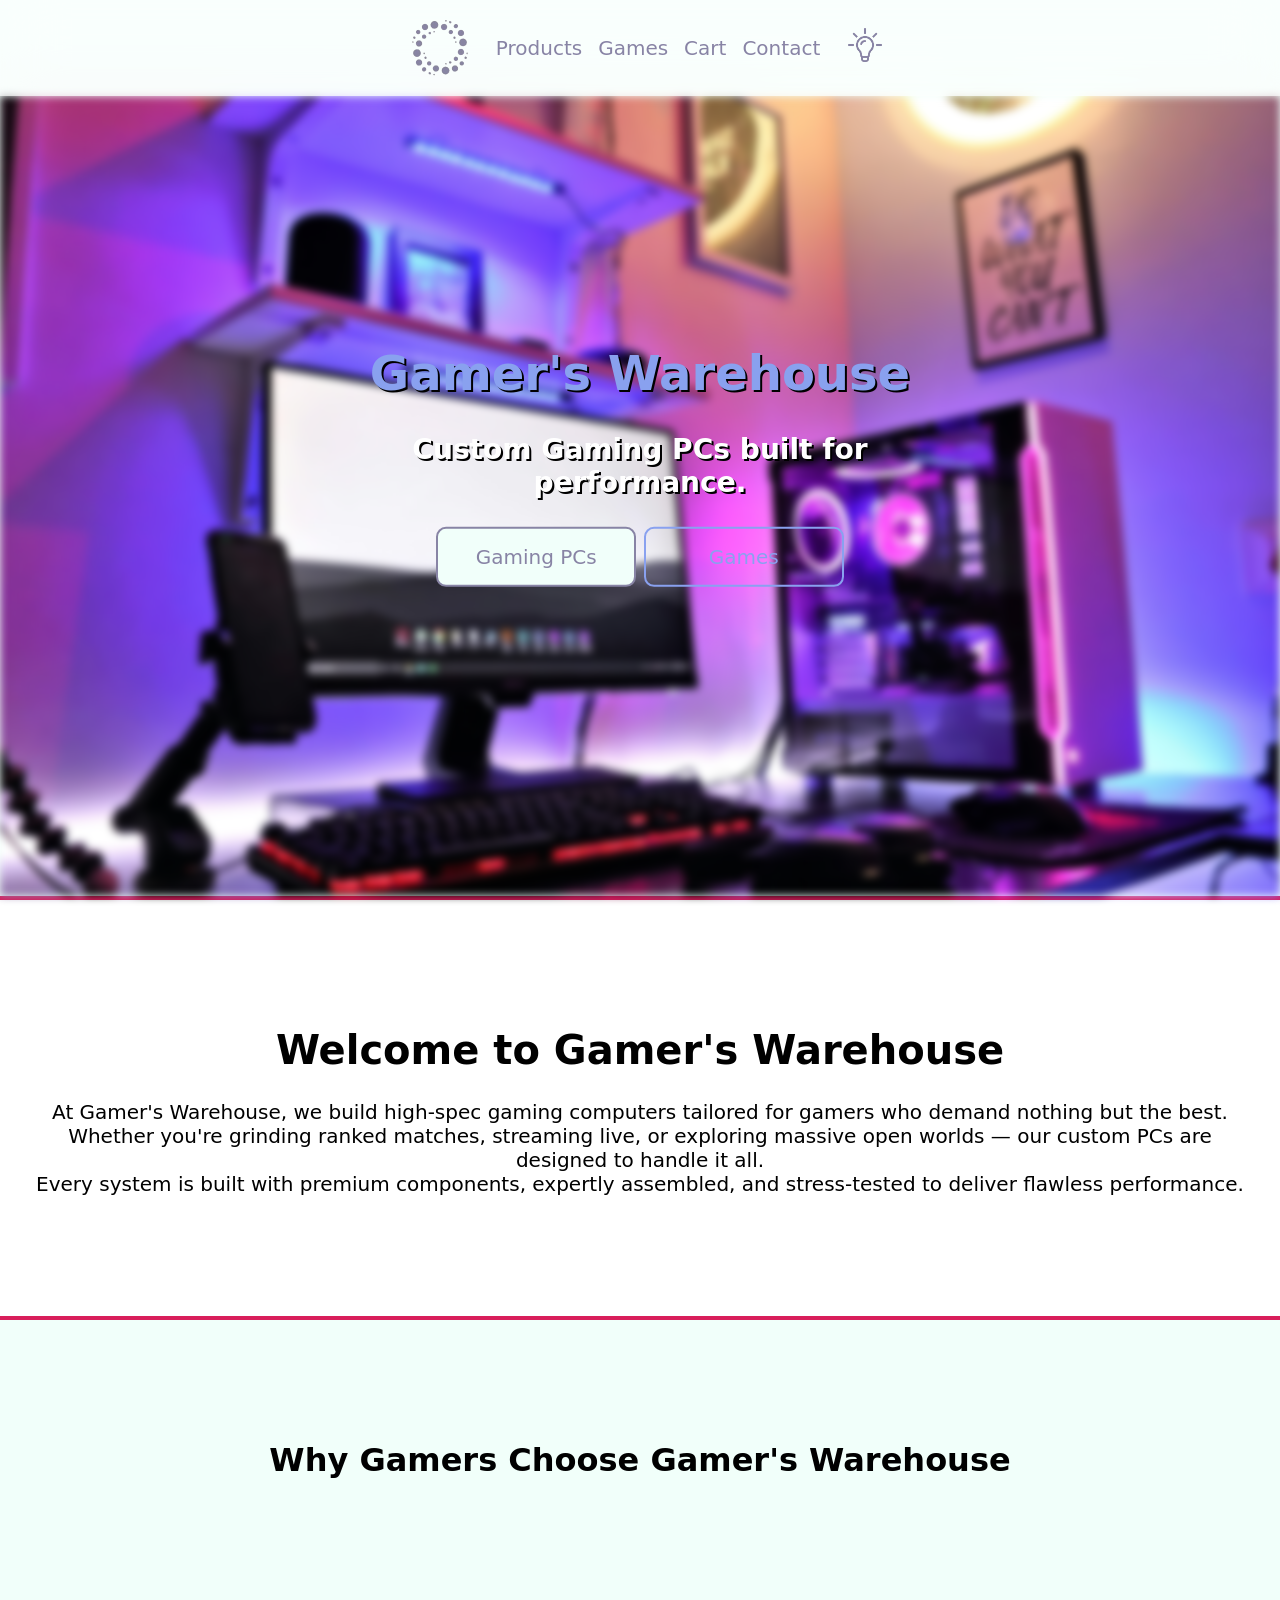
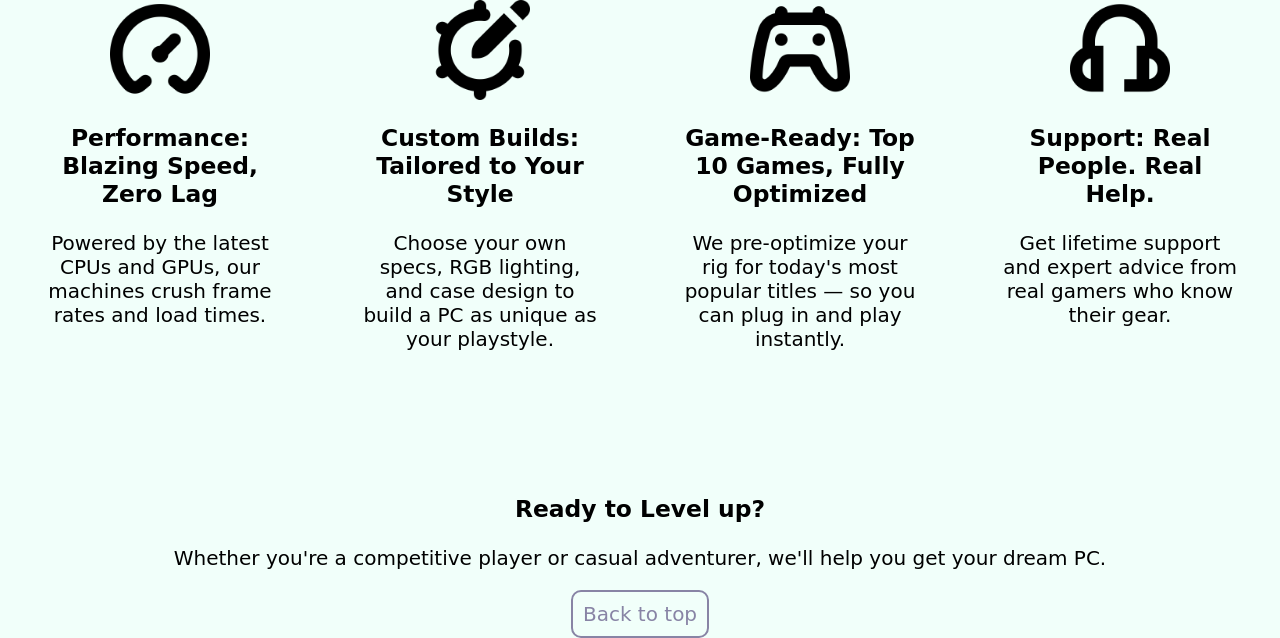
<file: index.html>
<!DOCTYPE html>
<html lang="en">
<head>
    <link rel="stylesheet" href="styles.css">
    <meta charset="UTF-8">
    <meta name="viewport" content="width=device-width, initial-scale=1.0">
    <title>Gamer's Warehouse</title>
</head>
<body>
    <div id="top"></div>
    <div id="header">
        <script src="main.js"></script>
        <a class="home" href="index.html" onmouseover="homeHoverOn()" onmouseout="homeHoverOff()">
            <img id="homeIcon" src="logo bg removed.png" alt="Home Logo" />
        </a>
        <a href="Products.html">Products</a>
        <a href="Games.html">Games</a>
        <a href="Cart.html">Cart</a>
        <a href="Contact.html">Contact</a>
        <button id="dmbtn" onmouseover="hoverOn()" onmouseout="hoverOff()" onclick="darkmode()">
            <img id="lightIcon" src="purple_light-removebg-preview.png">
        </button>
    </div>
    <div id="hero-image"></div>
    <div id="hero-text">
        <h1>Gamer's Warehouse</h1>
        <h3 id="subhead">Custom Gaming PCs built for performance.</h3>
        <a href="Products.html"><button id="pcbtn">Gaming PCs</button></a>
        <a href="Games.html"><button id="gamesbtn">Games</button></a>
    </div>
    <div id="intro">
        <h1>Welcome to Gamer's Warehouse</h1>
        <p>At Gamer's Warehouse, we build high-spec gaming computers tailored for gamers who demand nothing but the best. Whether you're grinding ranked matches, streaming live, or exploring massive open worlds — our custom PCs are designed to handle it all.<br>Every system is built with premium components, expertly assembled, and stress-tested to deliver flawless performance.</p>
    </div>
    <div id="features">
        <H1>Why Gamers Choose Gamer's Warehouse</H1>
    </div>
    <div id="efeatures">
        <div><img src="tachometer-fast.png" alt="" class="performance"><h3>Performance: Blazing Speed, Zero Lag</h3>
        <p>Powered by the latest CPUs and GPUs, our machines crush frame rates and load times.</p></div>
        <div><img src="customize.png" alt="" class="custom"><h3>Custom Builds: Tailored to Your Style</h3>
        <p>Choose your own specs, RGB lighting, and case design to build a PC as unique as your playstyle.</p></div>
        <div><img src="console-controller.png" alt="" class="game"><h3>Game-Ready: Top 10 Games, Fully Optimized</h3>
        <P>We pre-optimize your rig for today's most popular titles — so you can plug in and play instantly.</P></div>
        <div><img src="headset.png" alt=""class="support"><H3>Support: Real People. Real Help.</H3>
        <p>Get lifetime support and expert advice from real gamers who know their gear.</p></div>
    </div>
    <div id="cat">
        <h3>Ready to Level up?</h3>
        <p>Whether you're a competitive player or casual adventurer, we'll help you get your dream PC.</p>
        <a href="#top">
            <button id="catbtn">Back to top</button>
        </a>
    </div>
</body>
</html>
</file>
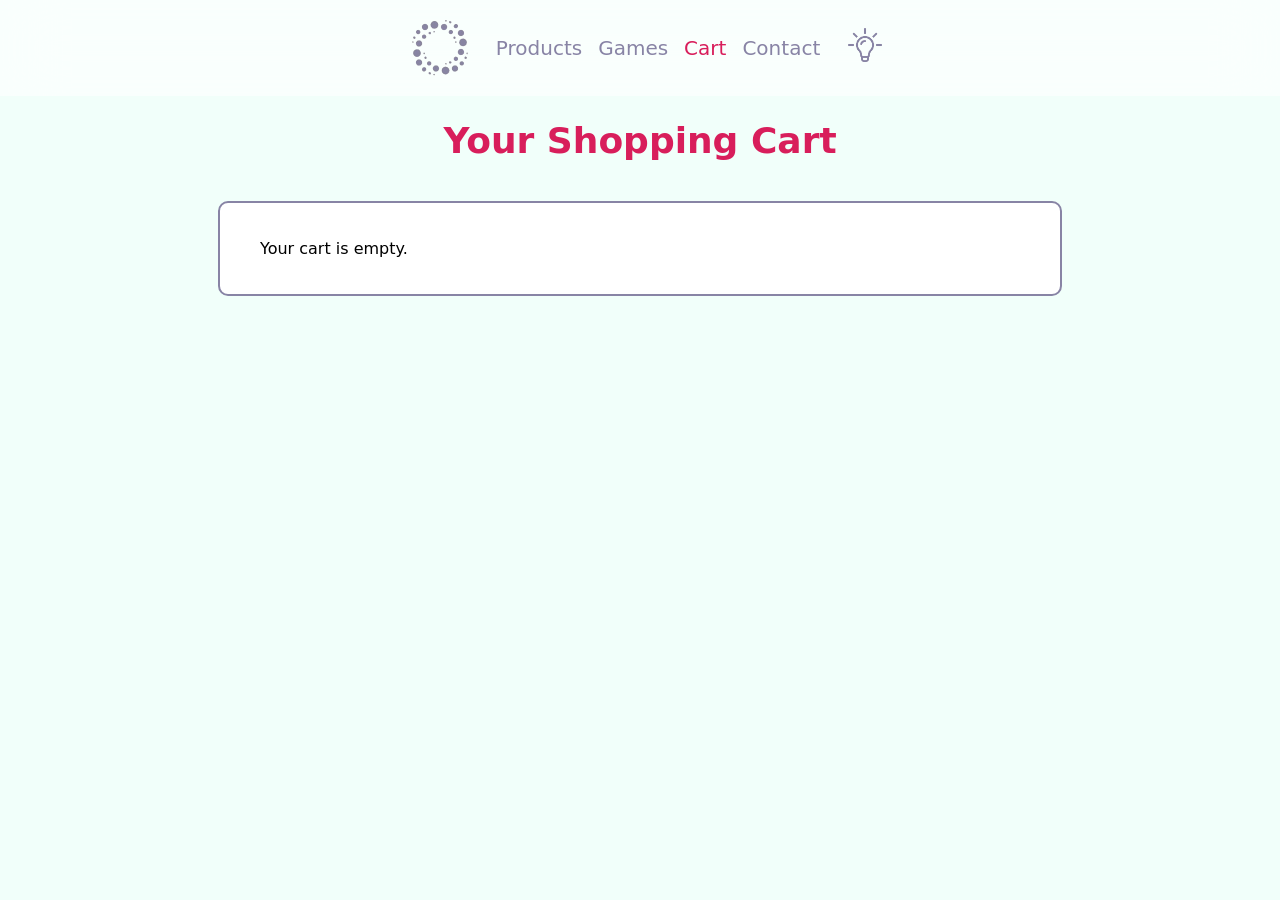
<file: Cart.html>
<!DOCTYPE html>
<html lang="en">
<head>
    <link rel="stylesheet" href="styles.css">
    <meta charset="UTF-8">
    <meta name="viewport" content="width=device-width, initial-scale=1.0">
    <title>Shopping Cart</title>
</head>
<body>
    <div id="header">
        <a class="home" href="index.html" onmouseover="homeHoverOn()" onmouseout="homeHoverOff()">
            <img id="homeIcon" src="logo bg removed.png" alt="Home Logo" />
        </a>
        <a href="Products.html">Products</a>
        <a href="Games.html">Games</a>
        <a href="Cart.html" class="active">Cart</a>
        <a href="Contact.html">Contact</a>
        <button id="dmbtn" onmouseover="hoverOn()" onmouseout="hoverOff()" onclick="darkmode()">
            <img id="lightIcon" src="purple_light-removebg-preview.png">
        </button>
    </div>
    <h1 class="fade-in" id="pctitle">Your Shopping Cart</h1>
    <div id="cart-container" class="cart-container"></div>
    <script src="main.js"></script>
</body>
</html>
</file>
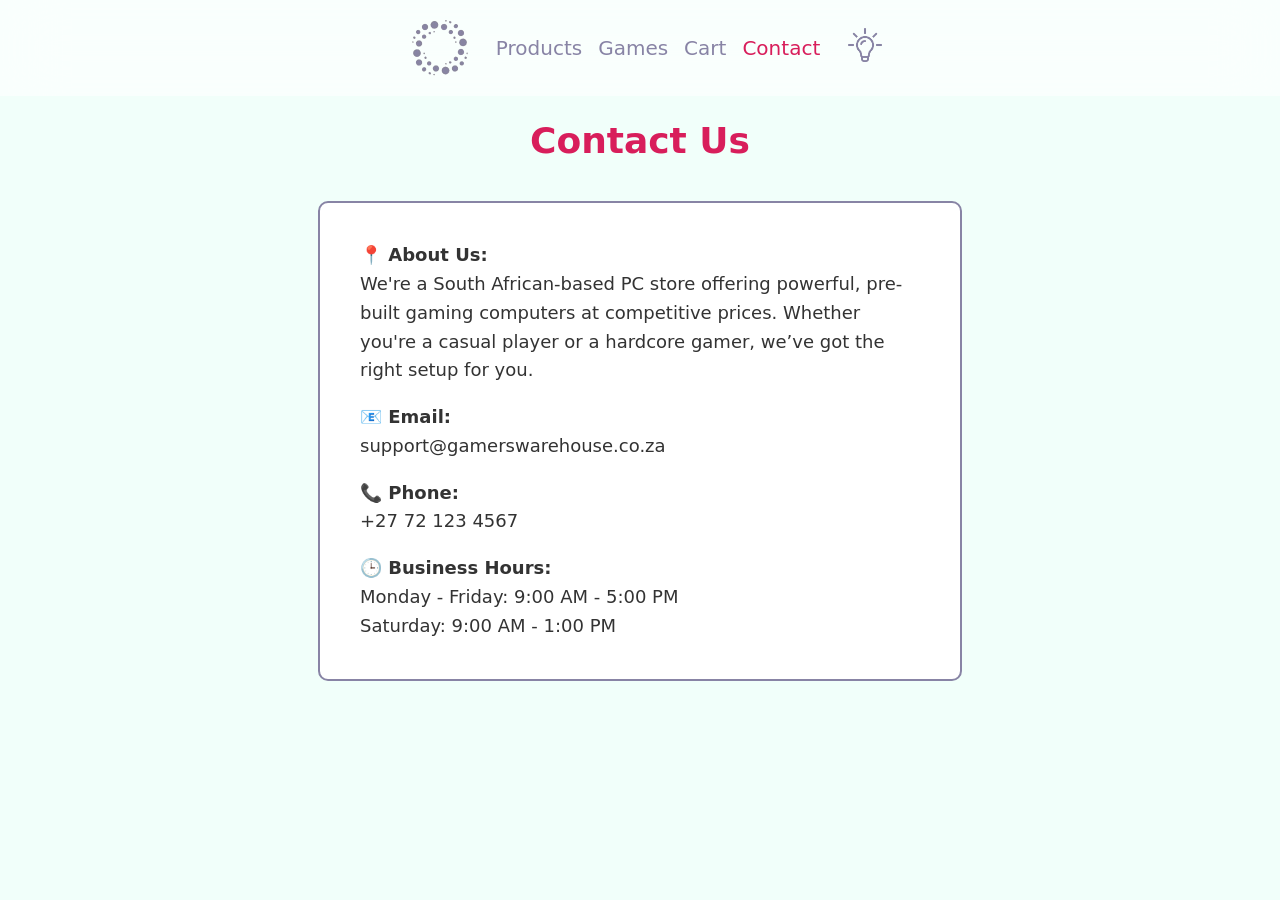
<file: Contact.html>
<!DOCTYPE html>
<html lang="en">
<head>
    <link rel="stylesheet" href="styles.css">
    <meta charset="UTF-8">
    <meta name="viewport" content="width=device-width, initial-scale=1.0">
    <title>Contact Us</title>
</head>
<body>
    <div id="header">
        
        <a class="home" href="index.html" onmouseover="homeHoverOn()" onmouseout="homeHoverOff()">
            <img id="homeIcon" src="logo bg removed.png" alt="Home Logo" />
        </a>
        <a href="Products.html">Products</a>
        <a href="Games.html">Games</a>
        <a href="Cart.html">Cart</a>
        <a href="Contact.html" class="active">Contact</a>
        <button id="dmbtn" onmouseover="hoverOn()" onmouseout="hoverOff()" onclick="darkmode()">
            <img id="lightIcon" src="purple_light-removebg-preview.png">
        </button>
    </div>
    <h1 class="fade-in" id="pctitle">Contact Us</h1>

    <div class="contact-container">
        <p><strong>📍 About Us:</strong><br>
        We're a South African-based PC store offering powerful, pre-built gaming computers at competitive prices. Whether you're a casual player or a hardcore gamer, we’ve got the right setup for you.
        </p>
        <p><strong>📧 Email:</strong><br>
        support@gamerswarehouse.co.za
        </p>
        <p><strong>📞 Phone:</strong><br>
        +27 72 123 4567
        </p>
        <p><strong>🕒 Business Hours:</strong><br>
        Monday - Friday: 9:00 AM - 5:00 PM<br>
        Saturday: 9:00 AM - 1:00 PM
        </p>
    </div>
    <script src="main.js"></script>
</body>
</html>
</file>
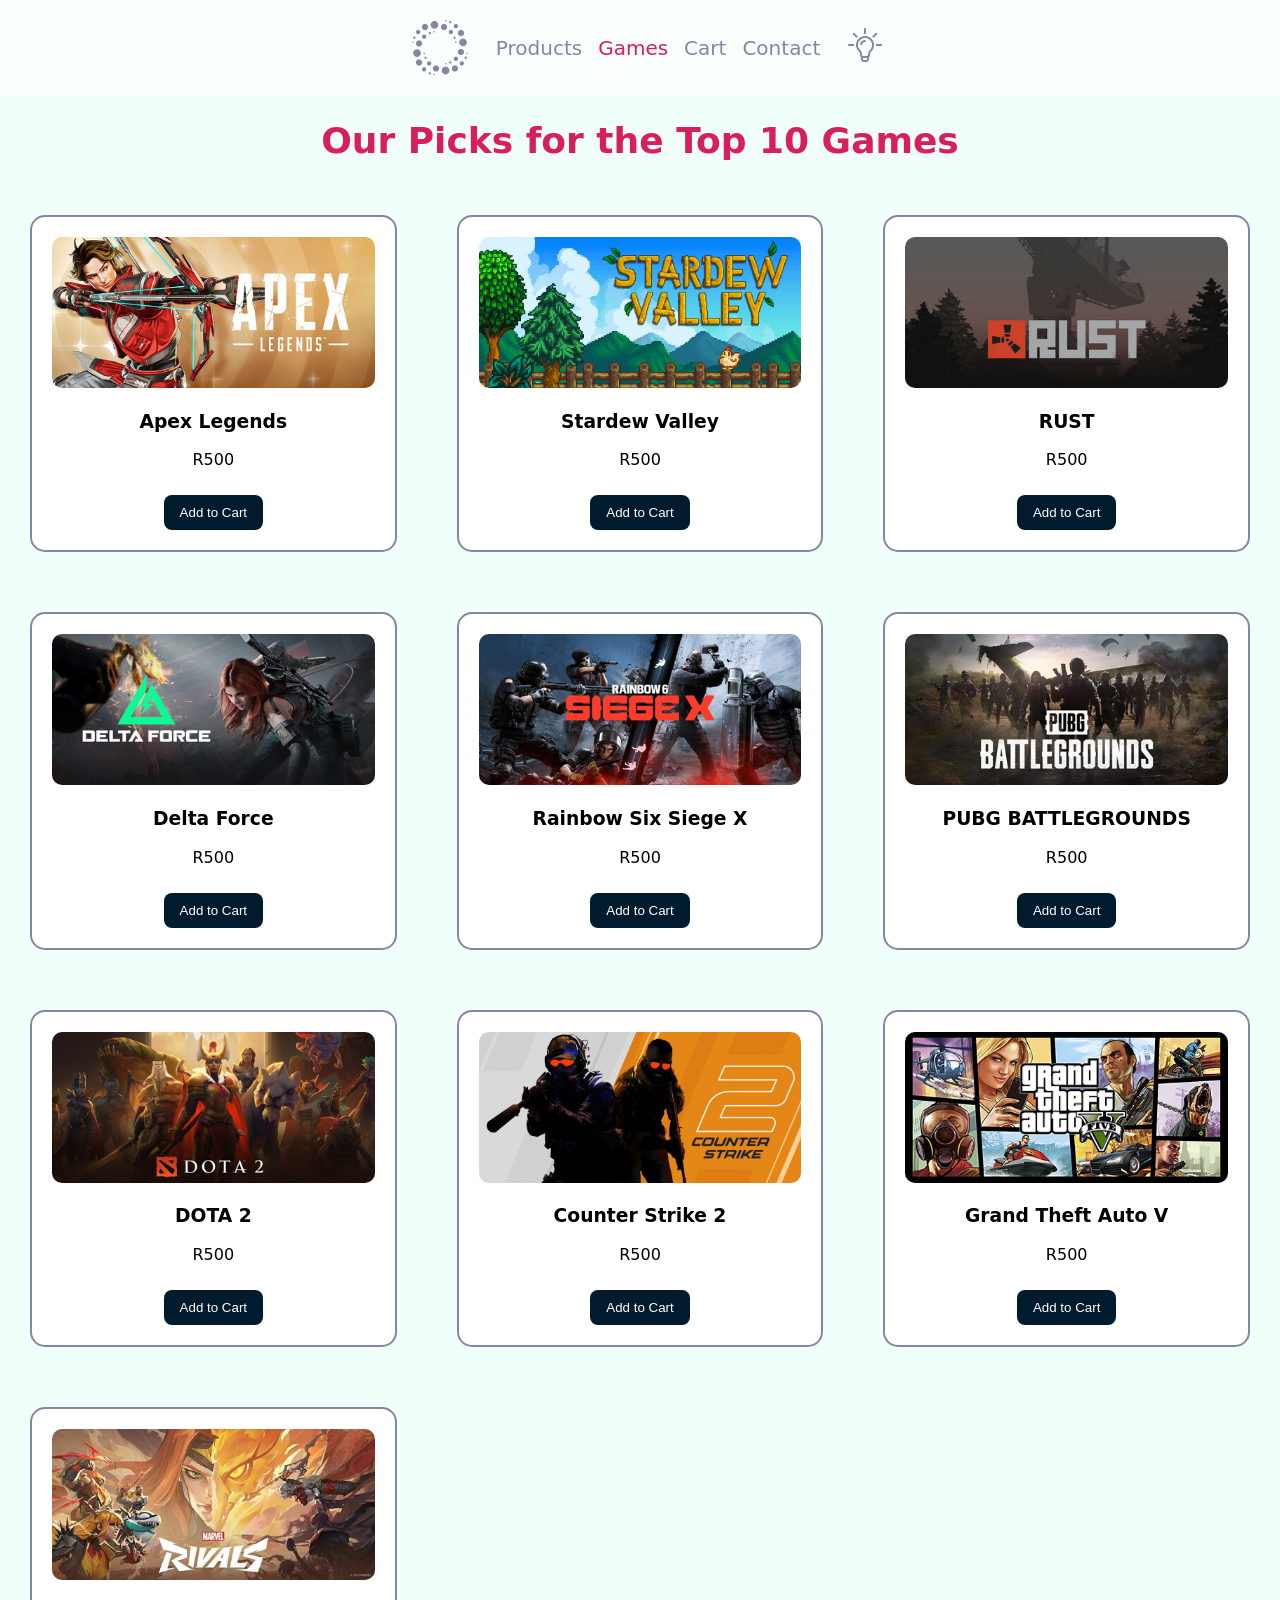
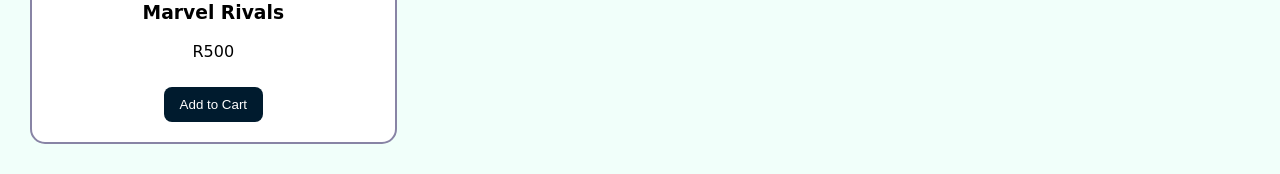
<file: Games.html>
<!DOCTYPE html>
<html lang="en">
<head>
    <link rel="stylesheet" href="styles.css">
    <meta charset="UTF-8">
    <meta name="viewport" content="width=device-width, initial-scale=1.0">
    <title>Games</title>
</head>
<body>
    <div id="header">
        <script src="main.js"></script>
        <a class="home" href="index.html" onmouseover="homeHoverOn()" onmouseout="homeHoverOff()">
            <img id="homeIcon" src="logo bg removed.png" alt="Home Logo" />
        </a>
        <a href="Products.html">Products</a>
        <a href="Games.html" class="active"">Games</a>
        <a href="Cart.html">Cart</a>
        <a href="Contact.html">Contact</a>
        <button id="dmbtn" onmouseover="hoverOn()" onmouseout="hoverOff()" onclick="darkmode()">
            <img id="lightIcon" src="purple_light-removebg-preview.png">
        </button>
    </div>
    <h1 class="fade-in" id="pctitle">Our Picks for the Top 10 Games</h1>
    <div class="products-grid">
        <div class="products">
            <img src="Games (1).jpg">
            <h3>Apex Legends</h3>
            <p class="price">R500</p>
            <button class="add-to-cart" onclick="addToCart('Apex Legends')">Add to Cart</button>
        </div>
        <div class="products">
            <img src="Games (2).jpg">
            <h3>Stardew Valley</h3>
            <p class="price">R500</p>
            <button class="add-to-cart" onclick="addToCart('Stardew Valley')">Add to Cart</button>
        </div>
        <div class="products">
            <img src="Games (3).jpg">
            <h3>RUST</h3>
            <p class="price">R500</p>
            <button class="add-to-cart" onclick="addToCart('RUST')">Add to Cart</button>
        </div>
        <div class="products">
            <img src="Games (4).jpg">
            <h3>Delta Force</h3>
            <p class="price">R500</p>
            <button class="add-to-cart" onclick="addToCart('Apex Legends')">Add to Cart</button>
        </div>
        <div class="products">
            <img src="Games (5).jpg">
            <h3>Rainbow Six Siege X</h3>
            <p class="price">R500</p>
            <button class="add-to-cart" onclick="addToCart('Rainbow Six Siege X')">Add to Cart</button>
        </div>
        <div class="products">
            <img src="Games (6).jpg">
            <h3>PUBG BATTLEGROUNDS</h3>
            <p class="price">R500</p>
            <button class="add-to-cart" onclick="addToCart('PUBG BATTLEGROUNDS')">Add to Cart</button>
        </div>
        <div class="products">
            <img src="Games (7).jpg">
            <h3>DOTA 2</h3>
            <p class="price">R500</p>
            <button class="add-to-cart" onclick="addToCart('DOTA 2')">Add to Cart</button>
        </div>
        <div class="products">
            <img src="Games (8).jpg">
            <h3>Counter Strike 2</h3>
            <p class="price">R500</p>
            <button class="add-to-cart" onclick="addToCart('Counter Strike 2')">Add to Cart</button>
        </div>
        <div class="products">
            <img src="Games (9).jpg">
            <h3>Grand Theft Auto V</h3>
            <p class="price">R500</p>
            <button class="add-to-cart" onclick="addToCart('Grand Theft Auto V')">Add to Cart</button>
        </div>
        <div class="products">
            <img src="Games (10).jpg">
            <h3>Marvel Rivals</h3>
            <p class="price">R500</p>
            <button class="add-to-cart" onclick="addToCart('Marvel Rivals')">Add to Cart</button>
        </div>
</body>
</html>
</file>
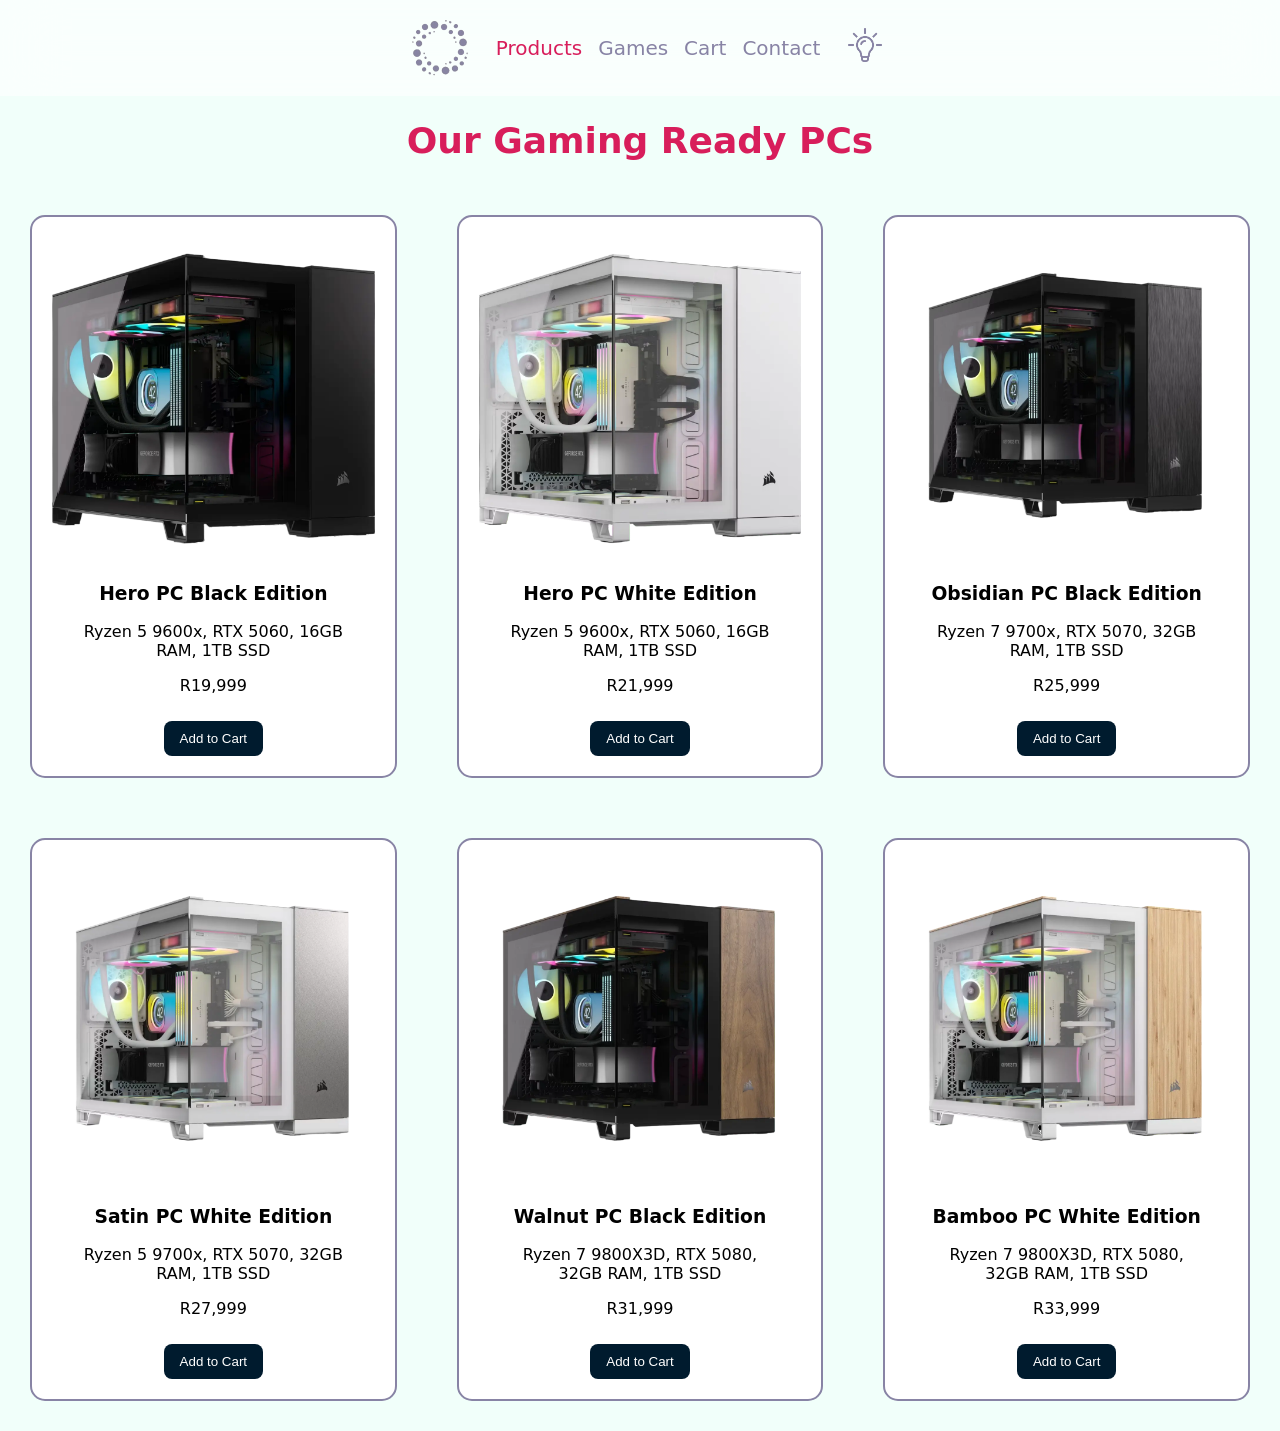
<file: Products.html>
<!DOCTYPE html>
<html lang="en">
<head>
    <link rel="stylesheet" href="styles.css">
    <meta charset="UTF-8">
    <meta name="viewport" content="width=device-width, initial-scale=1.0">
    <title>Gaming PCs</title>
</head>
<body>
    <div id="header">
        <script src="main.js"></script>
        <a class="home" href="index.html" onmouseover="homeHoverOn()" onmouseout="homeHoverOff()">
            <img id="homeIcon" src="logo bg removed.png" alt="Home Logo" />
        </a>
        <a href="Products.html" class="active">Products</a>
        <a href="Games.html">Games</a>
        <a href="Cart.html">Cart</a>
        <a href="Contact.html">Contact</a>
        <button id="dmbtn" onmouseover="hoverOn()" onmouseout="hoverOff()" onclick="darkmode()">
            <img id="lightIcon" src="purple_light-removebg-preview.png">
        </button>
    </div>
    <h1 class="fade-in" id="pctitle">Our Gaming Ready PCs</h1>
    <div class="products-grid">
        <div class="products">
            <img src="black hero pc 1.webp">
            <h3>Hero PC Black Edition</h3>
            <p>Ryzen 5 9600x, RTX 5060, 16GB RAM, 1TB SSD</p>
            <p>R19,999</p>
            <button class="add-to-cart" onclick="addToCart('Hero PC Black Edition')">Add to Cart</button>
        </div>
        <div class="products">
            <img src="white hero pc 2.webp">
            <h3>Hero PC White Edition</h3>
            <p>Ryzen 5 9600x, RTX 5060, 16GB RAM, 1TB SSD</p>
            <p>R21,999</p>
            <button class="add-to-cart" onclick="addToCart('Hero PC White Edition')">Add to Cart</button>
        </div>
        <div class="products">
            <img src="black obsidian pc 3.webp">
            <h3>Obsidian PC Black Edition</h3>
            <p>Ryzen 7 9700x, RTX 5070, 32GB RAM, 1TB SSD</p>
            <p>R25,999</p>
            <button class="add-to-cart" onclick="addToCart('Obsidian PC Black Edition')">Add to Cart</button>
        </div>
        <div class="products">
            <img src="white satin pc 4.webp">
            <h3>Satin PC White Edition</h3>
            <p>Ryzen 5 9700x, RTX 5070, 32GB RAM, 1TB SSD</p>
            <p>R27,999</p>
            <button class="add-to-cart" onclick="addToCart('Satin PC White Edition')">Add to Cart</button>
        </div>
        <div class="products">
            <img src="black walnut pc 5.webp">
            <h3>Walnut PC Black Edition</h3>
            <p>Ryzen 7 9800X3D, RTX 5080, 32GB RAM, 1TB SSD</p>
            <p>R31,999</p>
            <button class="add-to-cart" onclick="addToCart('Walnut PC Black Edition')">Add to Cart</button>
        </div>
        <div class="products">
            <img src="white bamboo pc 6.webp">
            <h3>Bamboo PC White Edition</h3>
            <p>Ryzen 7 9800X3D, RTX 5080, 32GB RAM, 1TB SSD</p>
            <p>R33,999</p>
            <button class="add-to-cart" onclick="addToCart('Bamboo PC White Edition')">Add to Cart</button>
        </div>
    </div>
</body>
</html>
</file>
<file: styles.css>
html {
  scroll-behavior: smooth;
}
p, h1, h2, h3, h4 {
    max-width: 1400px;
    margin-left: auto;
    margin-right: auto;
    padding: 0 20px;
}
body {
    background-color: #F1FFFA;
    height: 100%;
    font-family: system-ui, -apple-system, BlinkMacSystemFont, 'Segoe UI', Roboto, Oxygen, Ubuntu, Cantarell, 'Open Sans', 'Helvetica Neue', sans-serif;
    margin: 0;
    padding: 0;
}
#header {
    display: flex;
    justify-content: center;
    position:sticky;
    top: 0;
    overflow: hidden;
    background: rgba(255, 255, 255, 0.6);
    backdrop-filter: blur(30px);
    -webkit-backdrop-filter: blur(30px);
    z-index: 1000;
}
#header a {
    display: flex;
    font-family: system-ui, -apple-system, BlinkMacSystemFont, 'Segoe UI', Roboto, Oxygen, Ubuntu, Cantarell, 'Open Sans', 'Helvetica Neue', sans-serif;
    font-size: 20px;
    align-items: center;
    color: #8884a5;
    text-align: center;
    padding: 8px;
    text-decoration: none;
}
#header a:hover {
    color: #D81E5B;
}
.home {
    width: 80px;
    height: 80px;
    object-fit: cover;
    padding: 0;
    border: none;
}
.home img {
    height: 100%;
    width: 100%;
    object-fit: cover;
    display: block;
}
#hero-image {
    height: 800px;
    background-image: url(hero-image.webp);
    filter: blur(4px);
    -webkit-filter: blur(4px);
    background-position: center;
    background-repeat: no-repeat;
    background-size: cover;
    position: relative;
}
#hero-text {
    font-family: system-ui, -apple-system, BlinkMacSystemFont, 'Segoe UI', Roboto, Oxygen, Ubuntu, Cantarell, 'Open Sans', 'Helvetica Neue', sans-serif;
    font-size: 24px;
    justify-content: center;
    align-items: center;
    text-align: center;
    position: absolute;
    top: 50%;
    left: 50%;
    transform: translate(-50%, -50%);
    color: #89A1EF;
    text-shadow: 2px 2px black;
}
#subhead {
    color: rgb(255, 255, 255);
    text-shadow: 2px 2px black;
}
#pcbtn {
    font-family: system-ui, -apple-system, BlinkMacSystemFont, 'Segoe UI', Roboto, Oxygen, Ubuntu, Cantarell, 'Open Sans', 'Helvetica Neue', sans-serif;
    height: 60px;
    width: 200px;
    font-size: 20px;
    border-radius: 10px; 
    background-color: #F1FFFA;
    border: 2px solid #8884A5;
    padding: 15px 20px;
    color: #8884A5;
}
#gamesbtn {
    font-family: system-ui, -apple-system, BlinkMacSystemFont, 'Segoe UI', Roboto, Oxygen, Ubuntu, Cantarell, 'Open Sans', 'Helvetica Neue', sans-serif;
    height: 60px;
    width: 200px;
    font-size: 20px;
    border-radius: 10px;
    background-color: #00000000;
   
    border: 2px solid #89A1EF;
    padding: 15px 20px;
    color: #89A1EF;
}
#pcbtn:hover {
    color: #D81E5B;
    border: 2px solid #D81E5B;
    background-color: #c999a9;

}
#gamesbtn:hover {
    color: #D81E5B;
    border: 2px solid #D81E5B;
    background-color: #c999a9;
}
#intro {
    font-size: 20px;
    background-color: white;
    padding-top: 100px;
    text-align: center;
    padding-bottom: 100px;
    border-bottom: 4px solid #D81E5B;
    border-top: 4px solid #D81E5B;
}
#features {
    padding-top: 100px;
    text-align: center;
}
#efeatures {
    display: flex;
    flex-wrap: wrap;
    justify-content: center;
    align-items: stretch;
    gap: 40px;
    padding: 100px 20px;
    padding-bottom: 0px;
    font-size: 20px;
    text-align: center;
    box-sizing: border-box;
}
#efeatures > div {
    flex: 1 1 250px;
    max-width: 300px;
    box-sizing: border-box;
}
#efeatures img {
    display: block;
    margin: 0 auto 10px;
    width: 100px;
    height: auto;
}
.performance {
    flex: 1 1 100px;
    justify-content: center;
    align-items: center;
    margin: 0 auto;
    display: block;
    max-width: 100px;
    box-sizing: border-box;
}
.custom {
    flex: 1 1 100px;
    justify-content: center;
    align-items: center;
    margin: 0 auto;
    display: block;
    max-width: 100px;
    box-sizing: border-box;
}
.game {
    flex: 1 1 100px;
    justify-content: center;
    align-items: center;
    margin: 0 auto;
    display: block;
    max-width: 100px;
    box-sizing: border-box;
}
.support {
    flex: 1 1 100px;
    justify-content: center;
    align-items: center;
    margin: 0 auto;
    display: block;
    max-width: 100px;
    box-sizing: border-box;
}
#cat {
    text-align: center;
    font-family: system-ui, -apple-system, BlinkMacSystemFont, 'Segoe UI', Roboto, Oxygen, Ubuntu, Cantarell, 'Open Sans', 'Helvetica Neue', sans-serif;
    font-size: 20px;
    padding-top: 100px;
}

.dark-mode {
    background-color: rgb(27, 27, 27);
    color: white;
}
body.dark-mode #header {
    display: flex;
    justify-content: center;
    position:sticky;
    top: 0;
    overflow: hidden;
    background: rgba(0, 0, 0, 0.6);
    backdrop-filter: blur(30px);
    -webkit-backdrop-filter: blur(30px);
    z-index: 1000;
}
body.dark-mode #intro {
    font-size: 20px;
    background-color: rgb(27, 27, 27);
    padding-top: 100px;
    text-align: center;
    padding-bottom: 100px;
    border-bottom: 4px solid #D81E5B;
    border-top: 4px solid #D81E5B;
}
body.dark-mode .products {
    background: rgb(51, 51, 51);
    padding: 20px;
    border-radius: 15px;
    text-align: center;
    transition: transform 0.3s ease, box-shadow 0.3s ease;
}
body.dark-mode .cart-container {
    background: rgb(51, 51, 51);
}
#dmbtn {
    padding-left: 20px;
    width: 60px;
    height: 90px;
    background-color: transparent;
    border: none;
    cursor: pointer;
    object-fit: cover;
}
#dmbtn img {
    width: 100%;
    height: 100%;
    object-fit: contain;
    display: block;
}
.catcontainer {
    display: flex;
    justify-content: center;
    align-items: center;
}
#catbtn {
    background: transparent;
    margin: 0;
    padding: 10px;
    font-family: system-ui, sans-serif;
    font-size: 20px;
    color: #8884a5;
    text-decoration: none;
    border: 2px solid #8884A5;
    border-radius: 10px;
    text-align: center;
}
#header a.active {
    color: #D81E5B;
}
#pctitle {
    font-size: 36px;
    color: rgb(216, 30, 91);
    text-align: center;
}
.products-grid {
    display: grid;
    grid-template-columns: repeat(auto-fit, minmax(300px, 1fr));
    gap: 60px;
    padding: 30px;
    max-width: 1400px;
    margin: 0 auto;
    box-sizing: border-box;
}
.products {
    background: #fff;
    border: 2px solid #8884a5;
    padding: 20px;
    border-radius: 15px;
    text-align: center;
    transition: transform 0.3s ease, box-shadow 0.3s ease;
}
.products:hover {
  transform: scale(1.03);
  box-shadow: 0 0 10px rgba(0,0,0,0.2);
  border: 2px solid #D81E5B;
}
.products img {
    width: 100%;
    height: auto;
    border-radius: 10px;
}
.add-to-cart {
    margin-top: 10px;
    background-color: #001B2E;
    color: #fff;
    border: none;
    padding: 10px 16px;
    border-radius: 8px;
    cursor: pointer;
    transition: background-color 0.3s ease;
}
.add-to-cart:hover {
    background-color: #D81E5B;
}
.cart-container {
    max-width: 800px;
    margin: 40px auto;
    padding: 20px;
  background-color: white;
  border: 2px solid #8884A5;
  border-radius: 10px;
}
.cart-item {
  padding: 10px;
  text-align: left;
}
.cart-item h3 {
  margin: 0;
}
.cart-item button {
  background-color: #D81E5B;
  color: white;
  border: none;
  padding: 8px 12px;
  border-radius: 5px;
  cursor: pointer;
}
.cart-item button:hover {
  background-color: #b71c49;
}
.contact-container {
  max-width: 600px;
  margin: 40px auto;
  padding: 20px;
  background-color: white;
  border: 2px solid #8884A5;
  border-radius: 10px;
  font-size: 18px;
  line-height: 1.6;
  color: #333;
}
body.dark-mode .contact-container {
  background-color: #1c1c1c;
  color: white;
}
.fade-in {
  opacity: 0;
  animation: fadeInAnimation 0.5s ease-in forwards;
}

@keyframes fadeInAnimation {
  from {
    opacity: 0;
    transform: translateY(20px);
  }
  to {
    opacity: 1;
    transform: translateY(0);
  }
}
</file>
